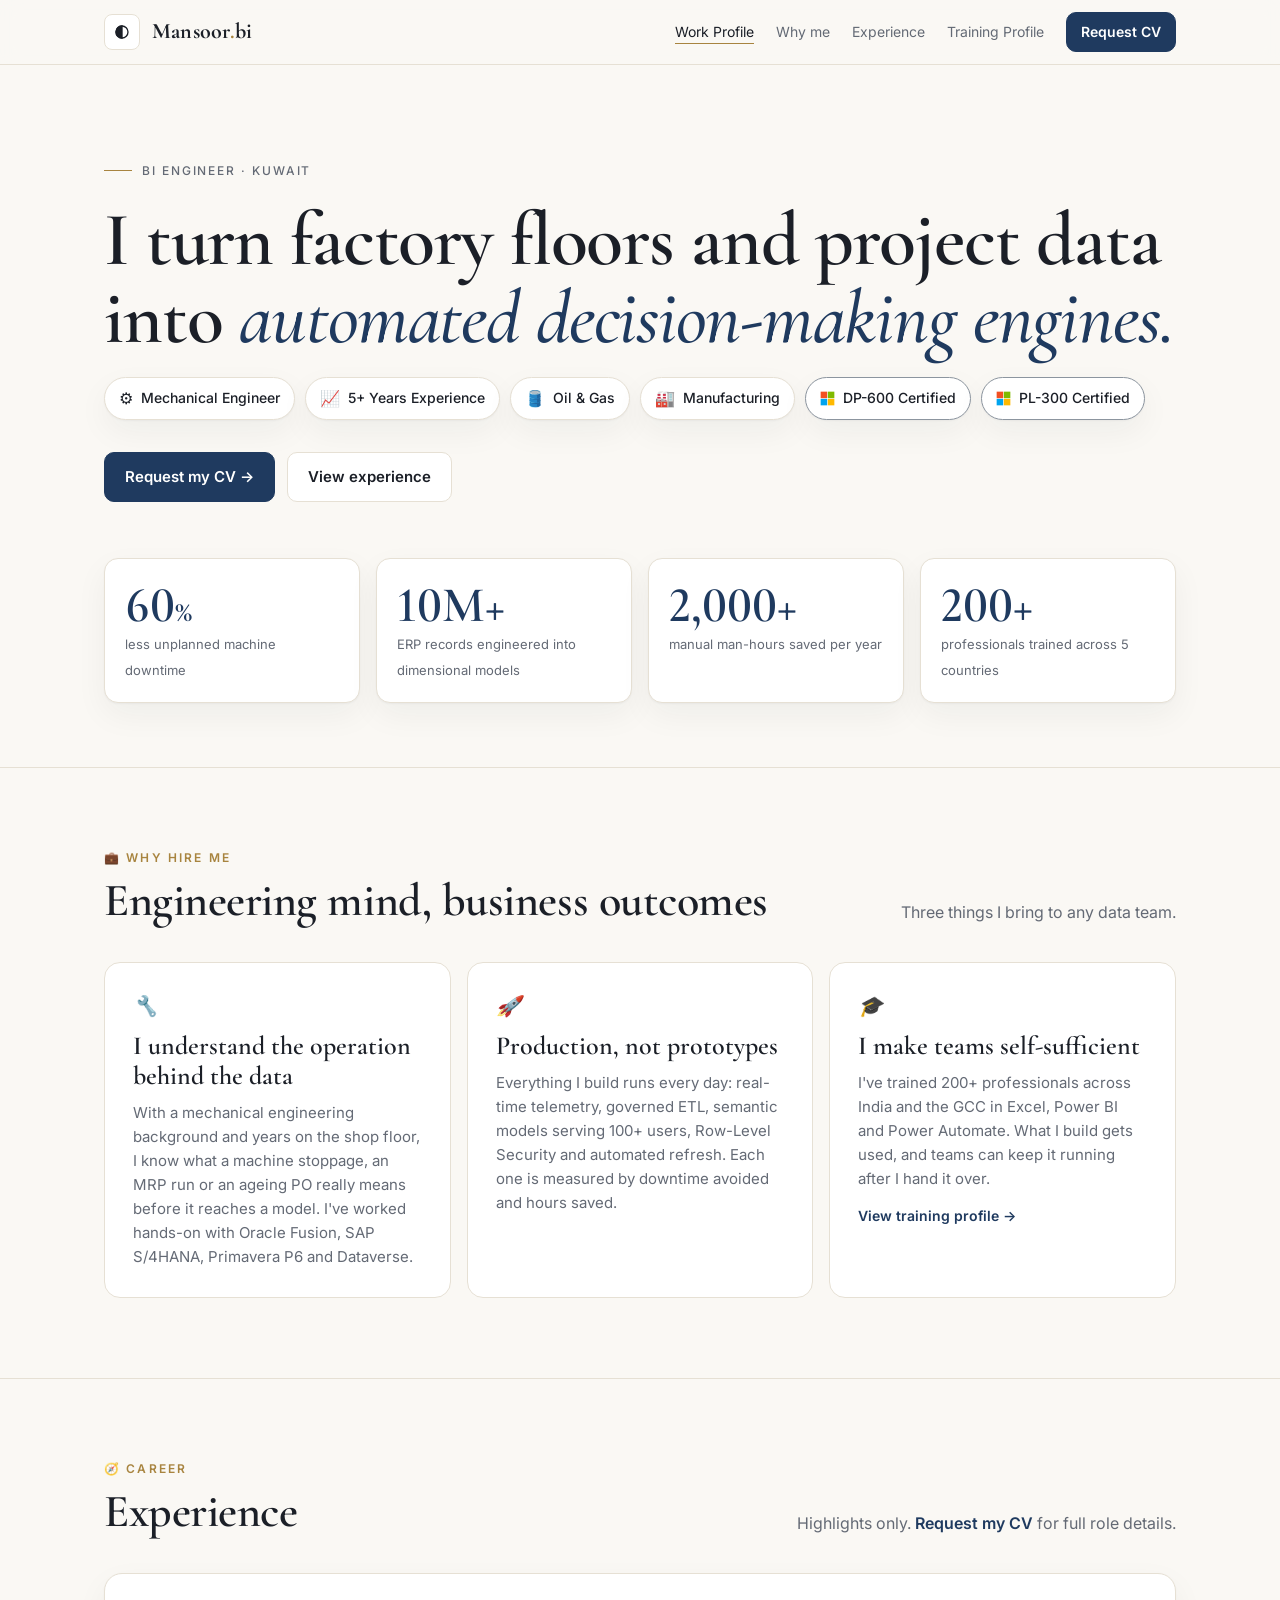
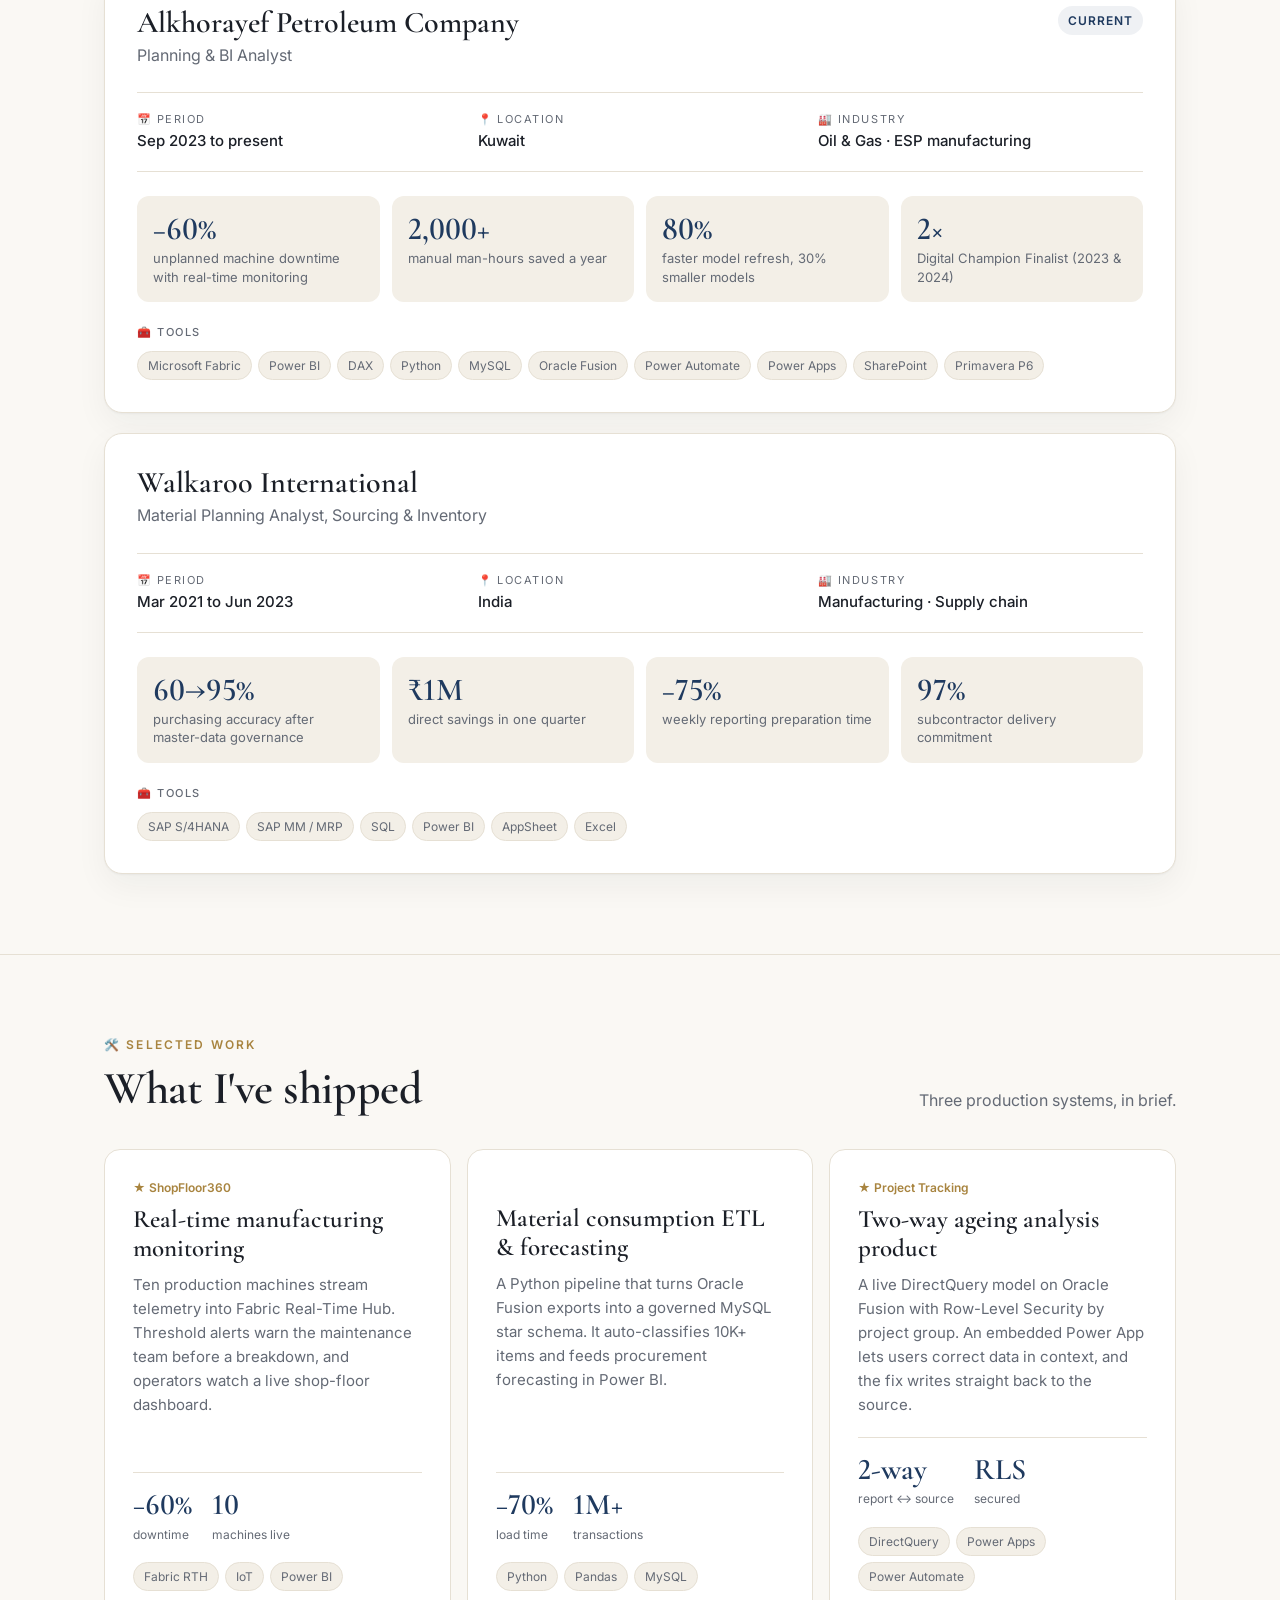
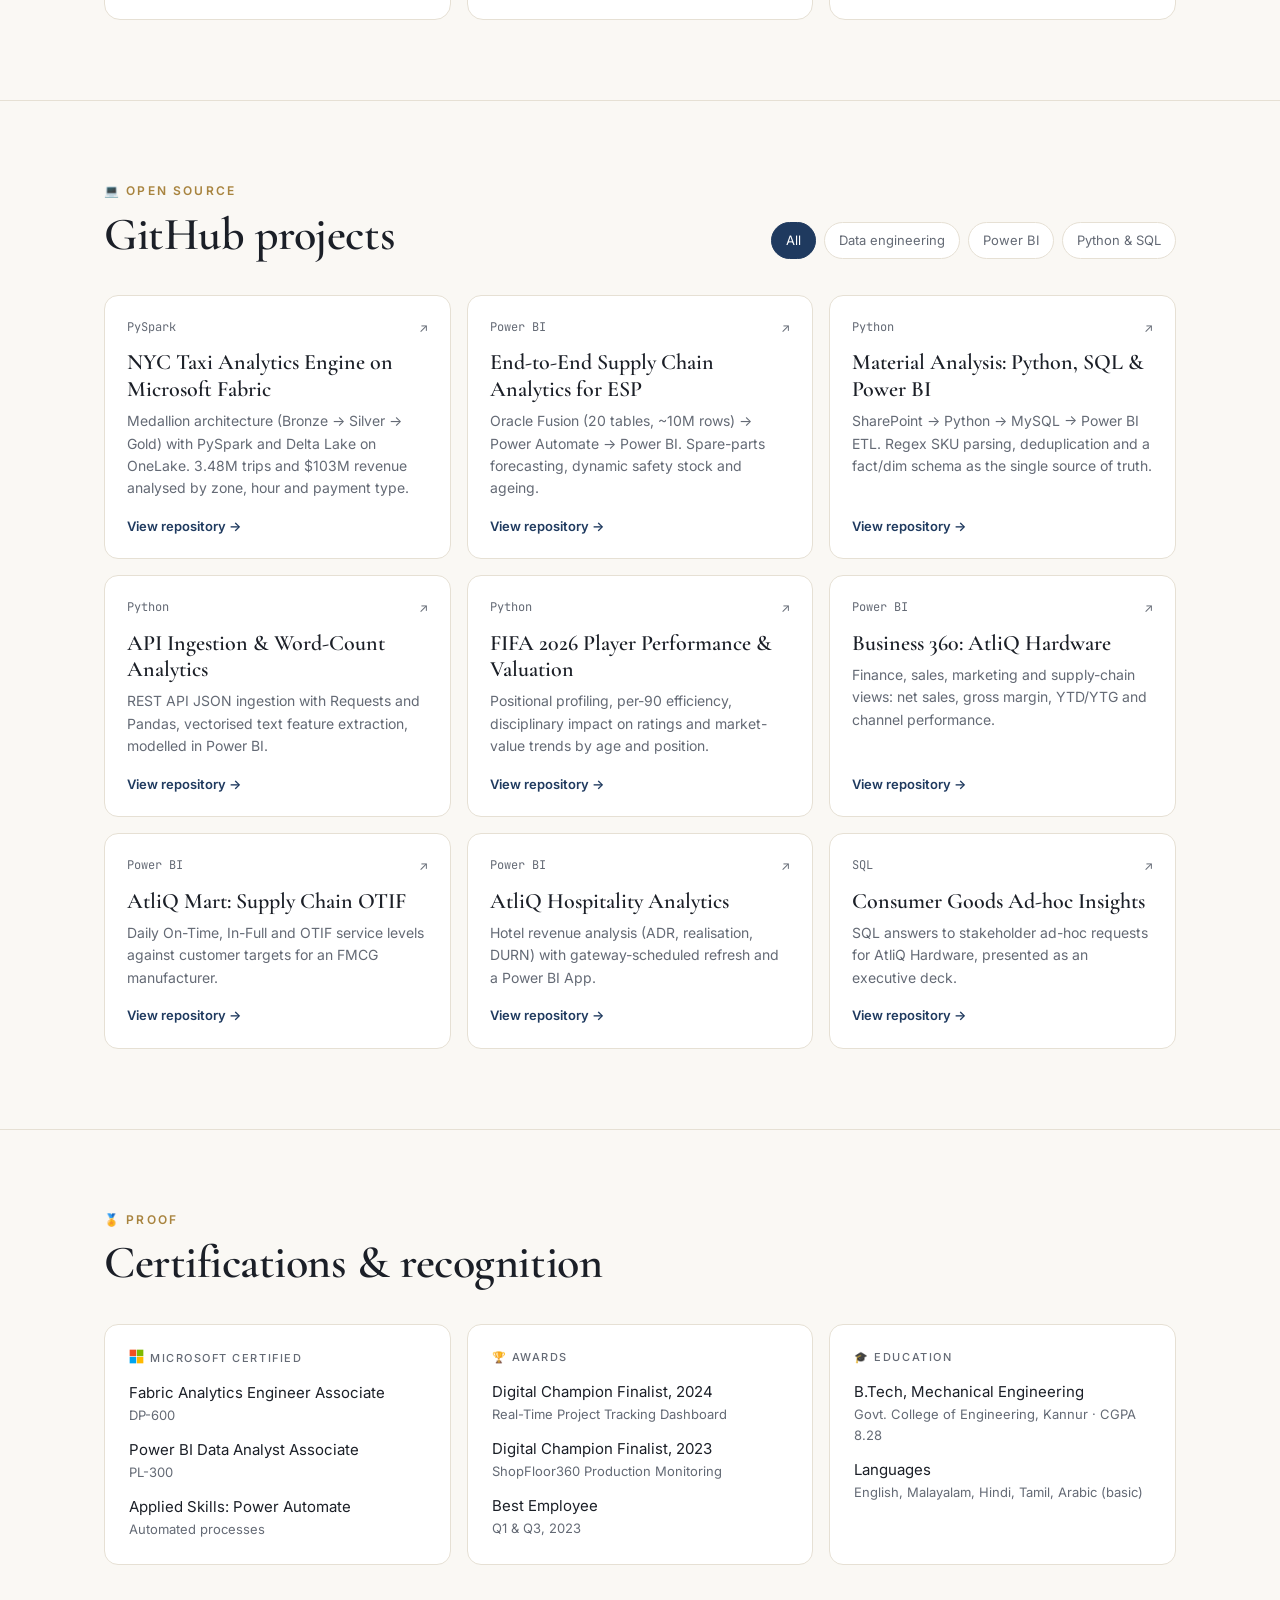
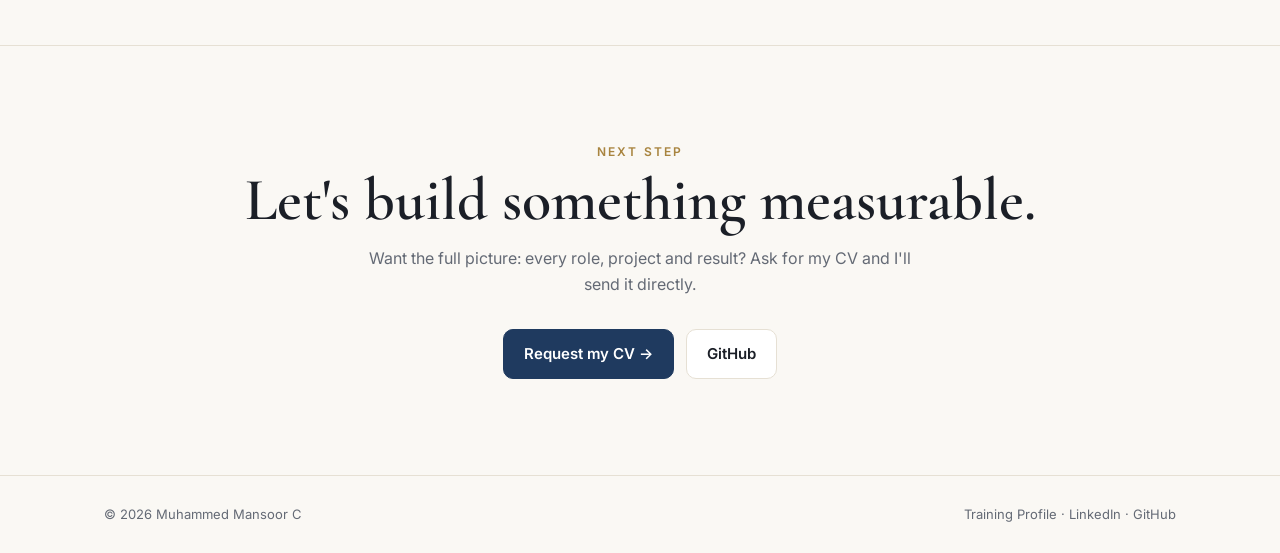
<file: index.html>
<!doctype html>
<html lang="en">
<head>
<meta charset="utf-8">
<meta name="viewport" content="width=device-width, initial-scale=1">
<title>Muhammed Mansoor C | BI Engineer</title>
<meta name="description" content="Planning & BI Analyst in Kuwait building real-time industrial analytics, data pipelines and Power BI data products for oil & gas and supply chain.">
<meta property="og:title" content="Muhammed Mansoor C | BI Engineer">
<meta property="og:description" content="Real-time industrial analytics, data pipelines and Power BI data products.">
<link rel="preconnect" href="https://fonts.googleapis.com">
<link rel="preconnect" href="https://fonts.gstatic.com" crossorigin>
<link href="https://fonts.googleapis.com/css2?family=Cormorant+Garamond:ital,wght@0,500;0,600;0,700;1,500;1,600&family=Inter:wght@400;500;600;700&family=JetBrains+Mono:wght@400;500&display=swap" rel="stylesheet">
<link rel="stylesheet" href="style.css">
</head>
<body>

<nav>
  <div class="wrap">
    <div class="brand">
      <button class="icon-btn" id="themeBtn" aria-label="Toggle day / night theme"><svg viewBox="0 0 24 24" fill="none" stroke="currentColor" stroke-width="2"><circle cx="12" cy="12" r="9"/><path d="M12 3a9 9 0 0 0 0 18z" fill="currentColor"/></svg></button>
      <a href="index.html" class="logo">Mansoor<span>.</span>bi</a>
    </div>
    <div class="links">
      <a href="index.html" aria-current="page" class="hide-sm">Work Profile</a>
      <a href="#why" class="hide-sm">Why me</a>
      <a href="#experience" class="hide-sm">Experience</a>
      <a href="training.html" class="hide-xs">Training Profile</a>
      <button class="btn primary btn-sm" data-contact="cv">Request CV</button>
    </div>
  </div>
</nav>

<header class="hero">
  <div class="wrap">
    <span class="eyebrow">BI Engineer · Kuwait</span>
    <h1>I turn factory floors and project data into <em>automated decision-making engines.</em></h1>
    <div class="creds-strip">
      <span class="chip"><span class="e">⚙️</span>Mechanical Engineer</span>
      <span class="chip"><span class="e">📈</span>5+ Years Experience</span>
      <span class="chip"><span class="e">🛢️</span>Oil &amp; Gas</span>
      <span class="chip"><span class="e">🏭</span>Manufacturing</span>
      <span class="chip cert"><svg class="ms" viewBox="0 0 23 23" aria-hidden="true"><path fill="#f25022" d="M1 1h10v10H1z"/><path fill="#7fba00" d="M12 1h10v10H12z"/><path fill="#00a4ef" d="M1 12h10v10H1z"/><path fill="#ffb900" d="M12 12h10v10H12z"/></svg>DP-600 Certified</span>
      <span class="chip cert"><svg class="ms" viewBox="0 0 23 23" aria-hidden="true"><path fill="#f25022" d="M1 1h10v10H1z"/><path fill="#7fba00" d="M12 1h10v10H12z"/><path fill="#00a4ef" d="M1 12h10v10H1z"/><path fill="#ffb900" d="M12 12h10v10H12z"/></svg>PL-300 Certified</span>
    </div>
    <div class="cta">
      <button class="btn primary" data-contact="cv">Request my CV →</button>
      <a class="btn" href="#experience">View experience</a>
    </div>

    <div class="kpis">
      <div class="kpi reveal"><b class="num" data-count="60">0<small>%</small></b><span>less unplanned machine downtime</span></div>
      <div class="kpi reveal"><b class="num" data-count="10" data-suffix="M+">0</b><span>ERP records engineered into dimensional models</span></div>
      <div class="kpi reveal"><b class="num" data-count="2000" data-suffix="+">0</b><span>manual man-hours saved per year</span></div>
      <div class="kpi reveal"><b class="num" data-count="200" data-suffix="+">0</b><span>professionals trained across 5 countries</span></div>
    </div>
  </div>
</header>

<section id="why">
  <div class="wrap">
    <div class="sec-head">
      <div><div class="label">💼 Why hire me</div><h2>Engineering mind, business outcomes</h2></div>
      <p>Three things I bring to any data team.</p>
    </div>
    <div class="pillars">
      <div class="pillar reveal"><span class="n">🔧</span><h3>I understand the operation behind the data</h3><p>With a mechanical engineering background and years on the shop floor, I know what a machine stoppage, an MRP run or an ageing PO really means before it reaches a model. I've worked hands-on with Oracle Fusion, SAP S/4HANA, Primavera P6 and Dataverse.</p></div>
      <div class="pillar reveal"><span class="n">🚀</span><h3>Production, not prototypes</h3><p>Everything I build runs every day: real-time telemetry, governed ETL, semantic models serving 100+ users, Row-Level Security and automated refresh. Each one is measured by downtime avoided and hours saved.</p></div>
      <div class="pillar reveal"><span class="n">🎓</span><h3>I make teams self-sufficient</h3><p>I've trained 200+ professionals across India and the GCC in Excel, Power BI and Power Automate. What I build gets used, and teams can keep it running after I hand it over.</p><a href="training.html">View training profile →</a></div>
    </div>
  </div>
</section>

<section id="experience">
  <div class="wrap">
    <div class="sec-head">
      <div><div class="label">🧭 Career</div><h2>Experience</h2></div>
      <p>Highlights only. <a href="#" data-contact="cv" style="color:var(--accent);font-weight:600">Request my CV</a> for full role details.</p>
    </div>
    <div class="jobs">
      <article class="job reveal">
        <div class="job-top">
          <div><h3>Alkhorayef Petroleum Company</h3><div class="role">Planning &amp; BI Analyst</div></div>
          <span class="now">Current</span>
        </div>
        <dl class="meta">
          <div><dt><span class="e">📅</span>Period</dt><dd>Sep 2023 to present</dd></div>
          <div><dt><span class="e">📍</span>Location</dt><dd>Kuwait</dd></div>
          <div><dt><span class="e">🏭</span>Industry</dt><dd>Oil &amp; Gas · ESP manufacturing</dd></div>
        </dl>
        <div class="wins">
          <div class="win"><b class="num">−60%</b><span>unplanned machine downtime with real-time monitoring</span></div>
          <div class="win"><b class="num">2,000+</b><span>manual man-hours saved a year</span></div>
          <div class="win"><b class="num">80%</b><span>faster model refresh, 30% smaller models</span></div>
          <div class="win"><b class="num">2×</b><span>Digital Champion Finalist (2023 &amp; 2024)</span></div>
        </div>
        <h4>🧰 Tools</h4>
        <div class="tags"><span class="tag">Microsoft Fabric</span><span class="tag">Power BI</span><span class="tag">DAX</span><span class="tag">Python</span><span class="tag">MySQL</span><span class="tag">Oracle Fusion</span><span class="tag">Power Automate</span><span class="tag">Power Apps</span><span class="tag">SharePoint</span><span class="tag">Primavera P6</span></div>
      </article>

      <article class="job reveal">
        <div class="job-top">
          <div><h3>Walkaroo International</h3><div class="role">Material Planning Analyst, Sourcing &amp; Inventory</div></div>
        </div>
        <dl class="meta">
          <div><dt><span class="e">📅</span>Period</dt><dd>Mar 2021 to Jun 2023</dd></div>
          <div><dt><span class="e">📍</span>Location</dt><dd>India</dd></div>
          <div><dt><span class="e">🏭</span>Industry</dt><dd>Manufacturing · Supply chain</dd></div>
        </dl>
        <div class="wins">
          <div class="win"><b class="num">60→95%</b><span>purchasing accuracy after master-data governance</span></div>
          <div class="win"><b class="num">₹1M</b><span>direct savings in one quarter</span></div>
          <div class="win"><b class="num">−75%</b><span>weekly reporting preparation time</span></div>
          <div class="win"><b class="num">97%</b><span>subcontractor delivery commitment</span></div>
        </div>
        <h4>🧰 Tools</h4>
        <div class="tags"><span class="tag">SAP S/4HANA</span><span class="tag">SAP MM / MRP</span><span class="tag">SQL</span><span class="tag">Power BI</span><span class="tag">AppSheet</span><span class="tag">Excel</span></div>
      </article>
    </div>
  </div>
</section>

<section id="work">
  <div class="wrap">
    <div class="sec-head">
      <div><div class="label">🛠️ Selected work</div><h2>What I've shipped</h2></div>
      <p>Three production systems, in brief.</p>
    </div>
    <div class="cases">
      <article class="case reveal">
        <div class="badge">★ ShopFloor360</div>
        <h3>Real-time manufacturing monitoring</h3>
        <p>Ten production machines stream telemetry into Fabric Real-Time Hub. Threshold alerts warn the maintenance team before a breakdown, and operators watch a live shop-floor dashboard.</p>
        <div class="res"><div><b class="num">−60%</b><span>downtime</span></div><div><b class="num">10</b><span>machines live</span></div></div>
        <div class="tags"><span class="tag">Fabric RTH</span><span class="tag">IoT</span><span class="tag">Power BI</span></div>
      </article>
      <article class="case reveal">
        <div class="badge"></div>
        <h3>Material consumption ETL &amp; forecasting</h3>
        <p>A Python pipeline that turns Oracle Fusion exports into a governed MySQL star schema. It auto-classifies 10K+ items and feeds procurement forecasting in Power BI.</p>
        <div class="res"><div><b class="num">−70%</b><span>load time</span></div><div><b class="num">1M+</b><span>transactions</span></div></div>
        <div class="tags"><span class="tag">Python</span><span class="tag">Pandas</span><span class="tag">MySQL</span></div>
      </article>
      <article class="case reveal">
        <div class="badge">★ Project Tracking</div>
        <h3>Two-way ageing analysis product</h3>
        <p>A live DirectQuery model on Oracle Fusion with Row-Level Security by project group. An embedded Power App lets users correct data in context, and the fix writes straight back to the source.</p>
        <div class="res"><div><b class="num">2-way</b><span>report ↔ source</span></div><div><b class="num">RLS</b><span>secured</span></div></div>
        <div class="tags"><span class="tag">DirectQuery</span><span class="tag">Power Apps</span><span class="tag">Power Automate</span></div>
      </article>
    </div>
  </div>
</section>

<section id="projects">
  <div class="wrap">
    <div class="sec-head">
      <div><div class="label">💻 Open source</div><h2>GitHub projects</h2></div>
      <div class="filters" role="group" aria-label="Filter projects">
        <button class="filter" data-f="all" aria-pressed="true">All</button>
        <button class="filter" data-f="eng" aria-pressed="false">Data engineering</button>
        <button class="filter" data-f="bi" aria-pressed="false">Power BI</button>
        <button class="filter" data-f="ds" aria-pressed="false">Python &amp; SQL</button>
      </div>
    </div>
    <div class="repos" id="repos"></div>
  </div>
</section>

<section id="credentials">
  <div class="wrap">
    <div class="sec-head"><div><div class="label">🏅 Proof</div><h2>Certifications &amp; recognition</h2></div></div>
    <div class="creds">
      <div class="cred reveal"><h4><svg class="ms" viewBox="0 0 23 23" aria-hidden="true"><path fill="#f25022" d="M1 1h10v10H1z"/><path fill="#7fba00" d="M12 1h10v10H12z"/><path fill="#00a4ef" d="M1 12h10v10H1z"/><path fill="#ffb900" d="M12 12h10v10H12z"/></svg>Microsoft certified</h4><ul>
        <li>Fabric Analytics Engineer Associate<small>DP-600</small></li>
        <li>Power BI Data Analyst Associate<small>PL-300</small></li>
        <li>Applied Skills: Power Automate<small>Automated processes</small></li>
      </ul></div>
      <div class="cred reveal"><h4>🏆 Awards</h4><ul>
        <li>Digital Champion Finalist, 2024<small>Real-Time Project Tracking Dashboard</small></li>
        <li>Digital Champion Finalist, 2023<small>ShopFloor360 Production Monitoring</small></li>
        <li>Best Employee<small>Q1 &amp; Q3, 2023</small></li>
      </ul></div>
      <div class="cred reveal"><h4>🎓 Education</h4><ul>
        <li>B.Tech, Mechanical Engineering<small>Govt. College of Engineering, Kannur · CGPA 8.28</small></li>
        <li>Languages<small>English, Malayalam, Hindi, Tamil, Arabic (basic)</small></li>
      </ul></div>
    </div>
  </div>
</section>

<section class="contact">
  <div class="wrap">
    <div class="label">Next step</div>
    <h2>Let's build something measurable.</h2>
    <p>Want the full picture: every role, project and result? Ask for my CV and I'll send it directly.</p>
    <div class="cta">
      <button class="btn primary" data-contact="cv">Request my CV →</button>
      <a class="btn" href="https://github.com/MuhammedMansoor" target="_blank" rel="noopener">GitHub</a>
    </div>
  </div>
</section>

<footer><div class="wrap"><span>© <span id="yr"></span> Muhammed Mansoor C</span><span><a href="training.html">Training Profile</a> · <a href="https://www.linkedin.com/in/muhammed-mansoor-c/" target="_blank" rel="noopener">LinkedIn</a> · <a href="https://github.com/MuhammedMansoor" target="_blank" rel="noopener">GitHub</a></span></div></footer>

<script src="main.js"></script>
</body>
</html>
</file>
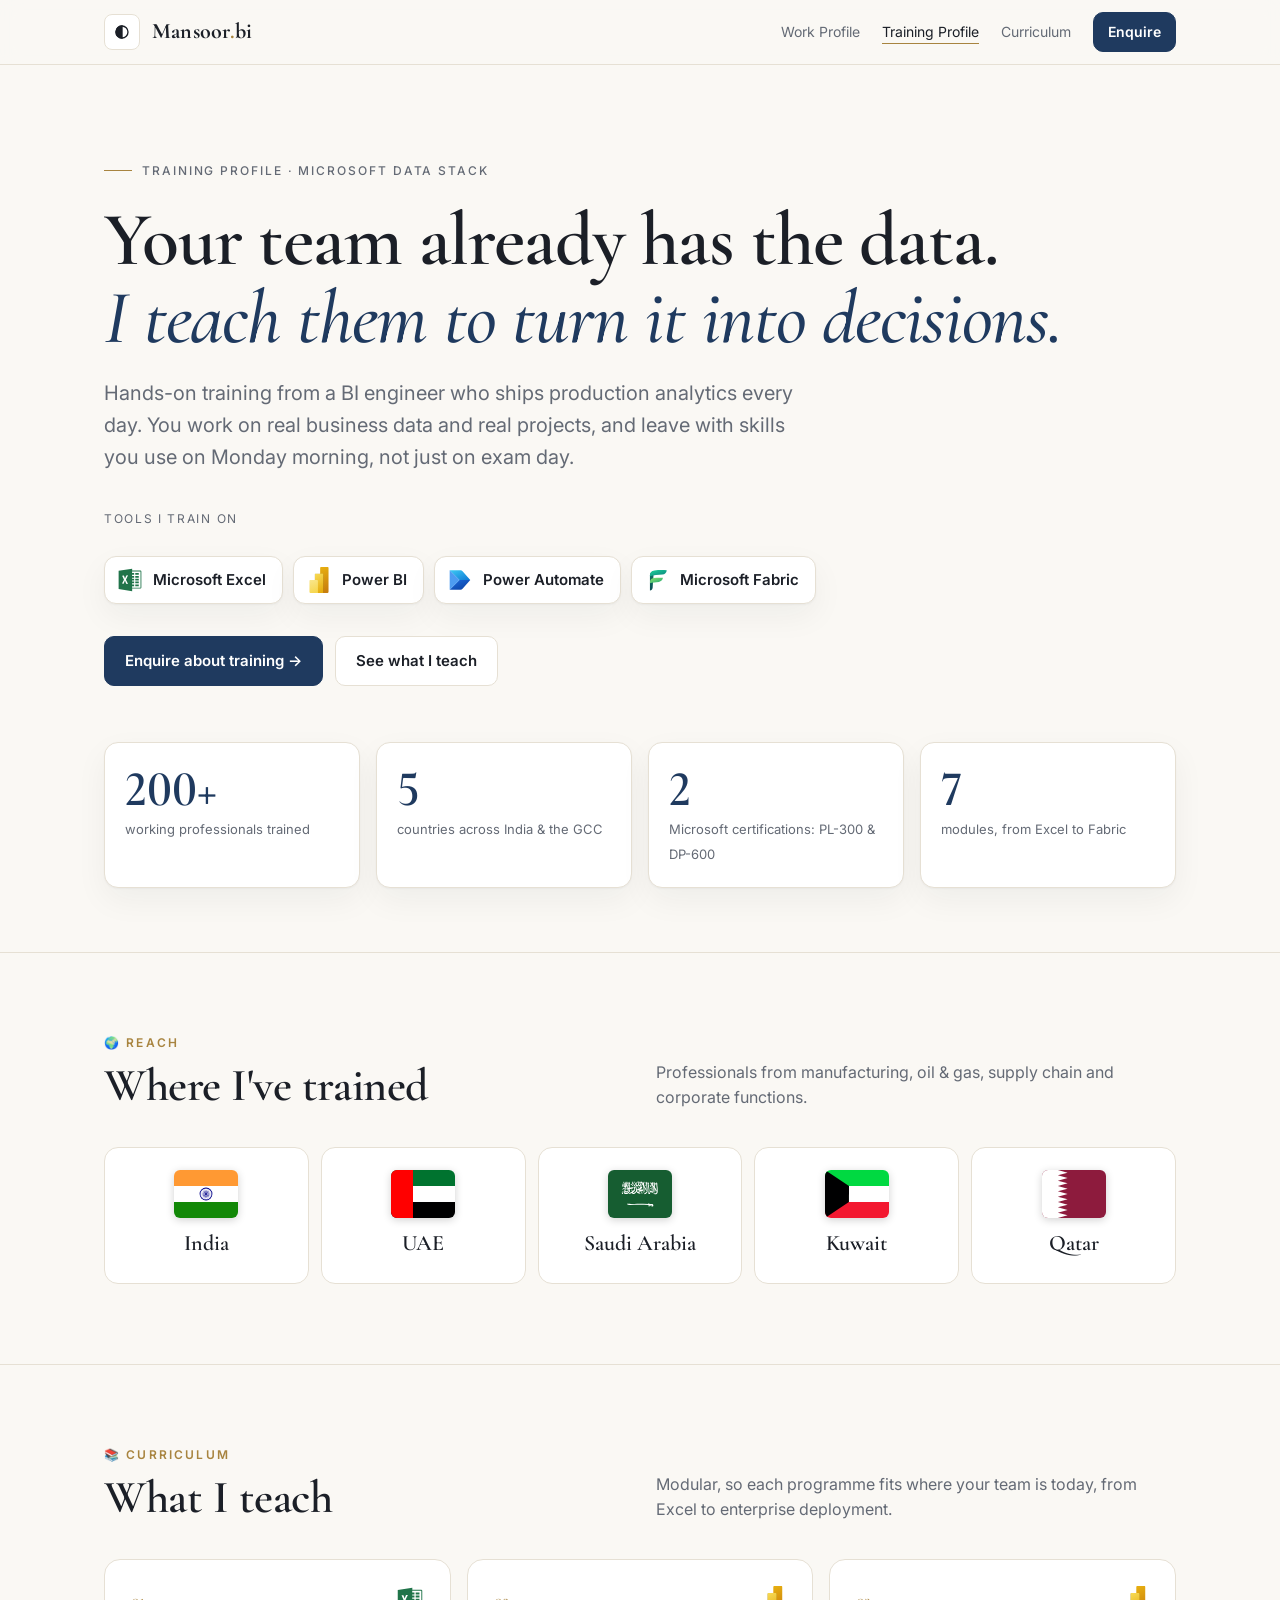
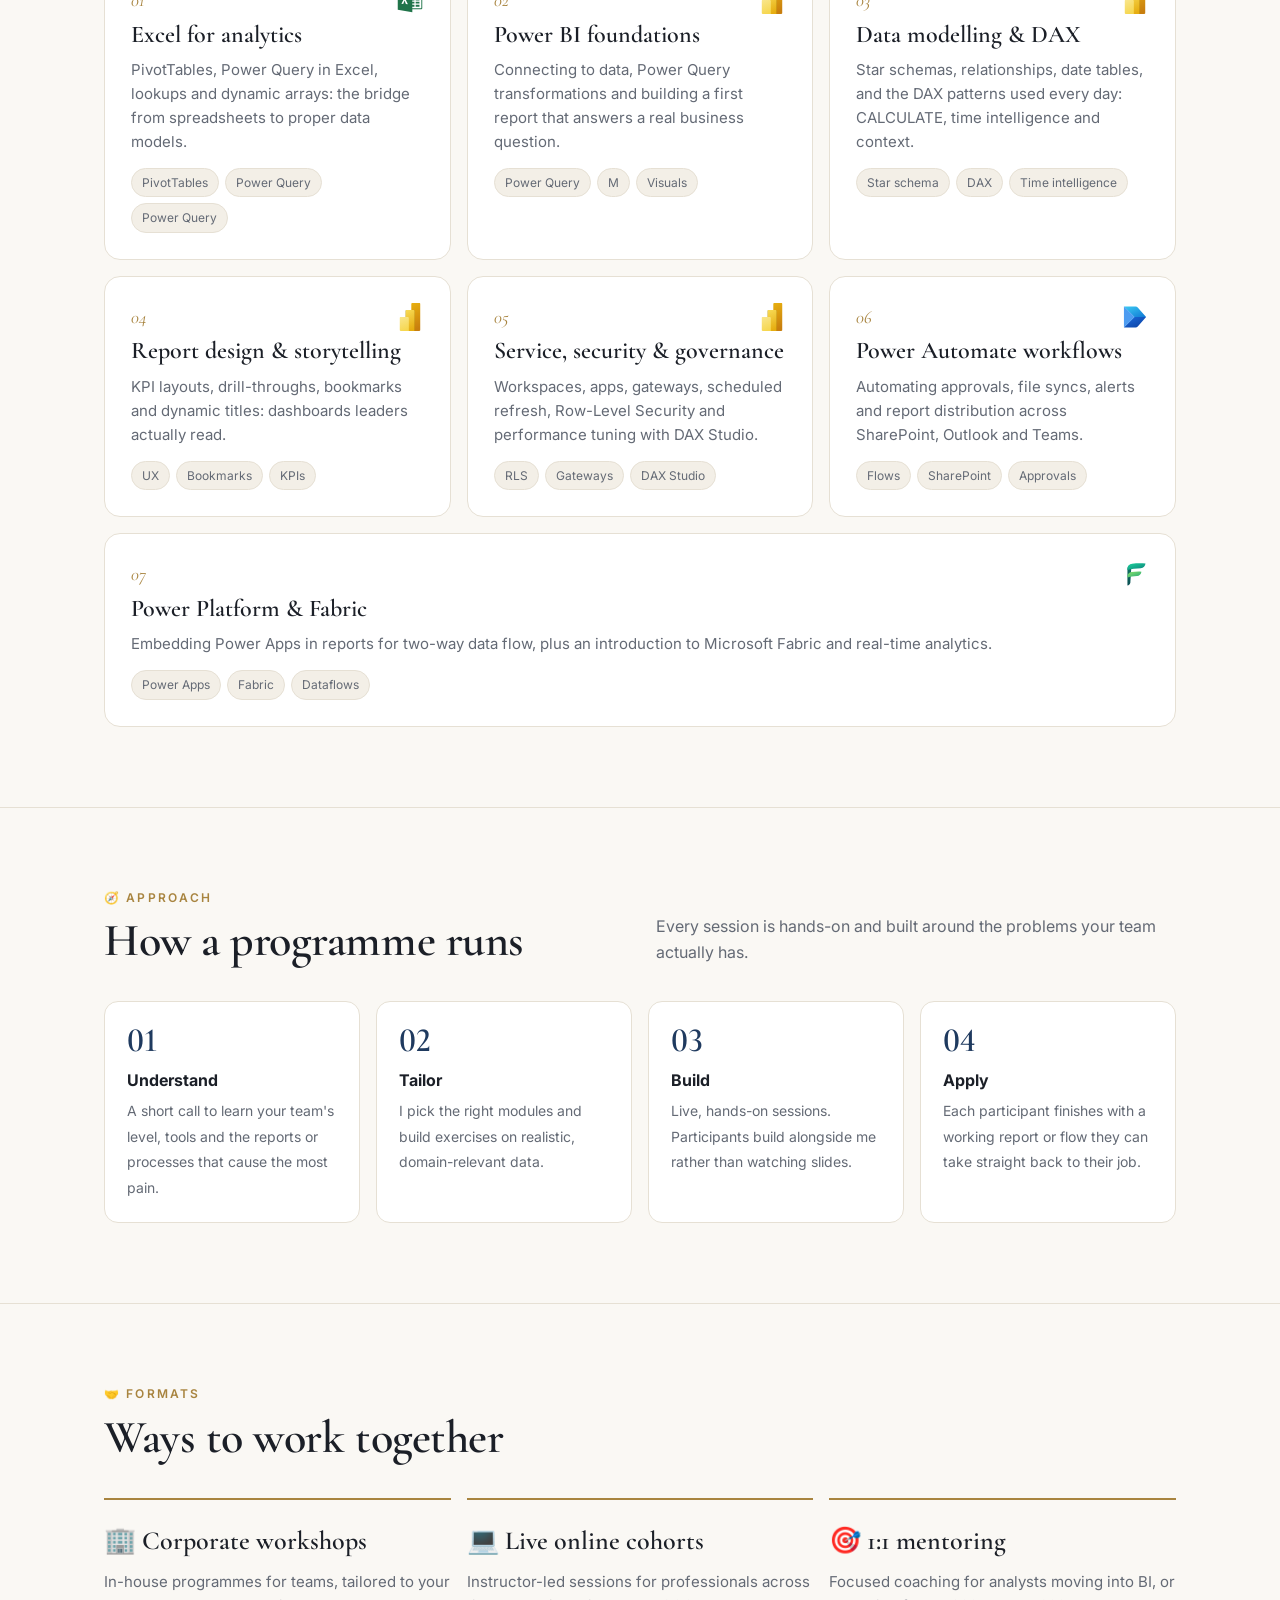
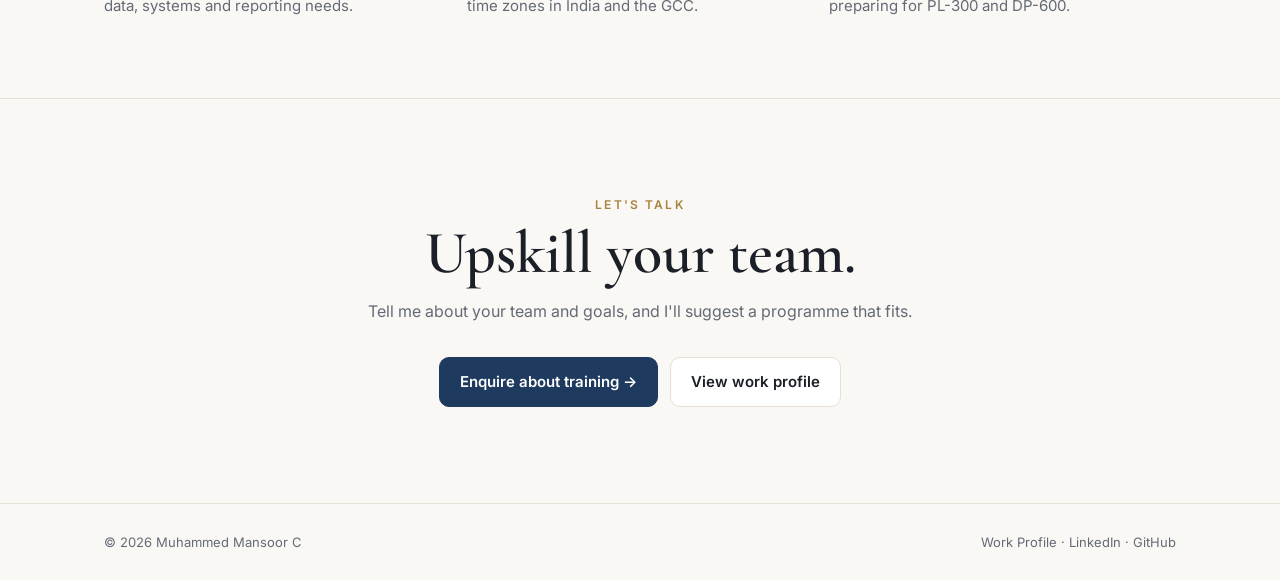
<file: training.html>
<!doctype html>
<html lang="en">
<head>
<meta charset="utf-8">
<meta name="viewport" content="width=device-width, initial-scale=1">
<title>Power BI Training | Muhammed Mansoor C</title>
<meta name="description" content="Hands-on Excel, Power BI, Power Automate and Microsoft Fabric training for working professionals. 200+ trained across India, UAE, Saudi Arabia, Kuwait and Qatar.">
<meta property="og:title" content="Power BI & Power Automate Training | Muhammed Mansoor C">
<meta property="og:description" content="200+ professionals trained across India and the GCC.">
<link rel="preconnect" href="https://fonts.googleapis.com">
<link rel="preconnect" href="https://fonts.gstatic.com" crossorigin>
<link href="https://fonts.googleapis.com/css2?family=Cormorant+Garamond:ital,wght@0,500;0,600;0,700;1,500;1,600&family=Inter:wght@400;500;600;700&family=JetBrains+Mono:wght@400;500&display=swap" rel="stylesheet">
<link rel="stylesheet" href="style.css">
</head>
<body>

<nav>
  <div class="wrap">
    <div class="brand">
      <button class="icon-btn" id="themeBtn" aria-label="Toggle day / night theme"><svg viewBox="0 0 24 24" fill="none" stroke="currentColor" stroke-width="2"><circle cx="12" cy="12" r="9"/><path d="M12 3a9 9 0 0 0 0 18z" fill="currentColor"/></svg></button>
      <a href="index.html" class="logo">Mansoor<span>.</span>bi</a>
    </div>
    <div class="links">
      <a href="index.html" class="hide-xs">Work Profile</a>
      <a href="training.html" aria-current="page" class="hide-sm">Training Profile</a>
      <a href="#curriculum" class="hide-sm">Curriculum</a>
      <button class="btn primary btn-sm" data-contact="training">Enquire</button>
    </div>
  </div>
</nav>

<header class="hero">
  <div class="wrap">
    <span class="eyebrow">Training Profile · Microsoft Data Stack</span>
    <h1>Your team already has the data.<br><em>I teach them to turn it into decisions.</em></h1>
    <p class="lede">Hands-on training from a BI engineer who ships production analytics every day. You work on real business data and real projects, and leave with skills you use on Monday morning, not just on exam day.</p>
    <div class="stack-label">Tools I train on</div>
    <div class="stack">
      <span class="stack-item"><img src="logos/excel.svg" alt="">Microsoft Excel</span>
      <span class="stack-item"><img src="logos/power-bi.svg" alt="">Power BI</span>
      <span class="stack-item"><img src="logos/power-automate.svg" alt="">Power Automate</span>
      <span class="stack-item"><img src="logos/fabric.svg" alt="">Microsoft Fabric</span>
    </div>
    <div class="cta">
      <button class="btn primary" data-contact="training">Enquire about training →</button>
      <a class="btn" href="#curriculum">See what I teach</a>
    </div>

    <div class="kpis">
      <div class="kpi reveal"><b class="num" data-count="200" data-suffix="+">0</b><span>working professionals trained</span></div>
      <div class="kpi reveal"><b class="num" data-count="5">0</b><span>countries across India &amp; the GCC</span></div>
      <div class="kpi reveal"><b class="num" data-count="2">0</b><span>Microsoft certifications: PL-300 &amp; DP-600</span></div>
      <div class="kpi reveal"><b class="num" data-count="7">0</b><span>modules, from Excel to Fabric</span></div>
    </div>
  </div>
</header>

<section id="reach">
  <div class="wrap">
    <div class="sec-head">
      <div><div class="label">🌍 Reach</div><h2>Where I've trained</h2></div>
      <p>Professionals from manufacturing, oil &amp; gas, supply chain and corporate functions.</p>
    </div>
    <div class="countries">
      <div class="country reveal"><img class="flag" src="flags/in.svg" alt="Flag of India" width="64" height="48" loading="lazy"><b>India</b></div>
      <div class="country reveal"><img class="flag" src="flags/ae.svg" alt="Flag of UAE" width="64" height="48" loading="lazy"><b>UAE</b></div>
      <div class="country reveal"><img class="flag" src="flags/sa.svg" alt="Flag of Saudi Arabia" width="64" height="48" loading="lazy"><b>Saudi Arabia</b></div>
      <div class="country reveal"><img class="flag" src="flags/kw.svg" alt="Flag of Kuwait" width="64" height="48" loading="lazy"><b>Kuwait</b></div>
      <div class="country reveal"><img class="flag" src="flags/qa.svg" alt="Flag of Qatar" width="64" height="48" loading="lazy"><b>Qatar</b></div>
    </div>
  </div>
</section>

<section id="curriculum">
  <div class="wrap">
    <div class="sec-head">
      <div><div class="label">📚 Curriculum</div><h2>What I teach</h2></div>
      <p>Modular, so each programme fits where your team is today, from Excel to enterprise deployment.</p>
    </div>
    <div class="modules">
      <div class="module reveal"><div class="mh"><span class="n">01</span><img src="logos/excel.svg" alt=""></div><h3>Excel for analytics</h3><p>PivotTables, Power Query in Excel, lookups and dynamic arrays: the bridge from spreadsheets to proper data models.</p><div class="tags"><span class="tag">PivotTables</span><span class="tag">Power Query</span><span class="tag">Power Query</span></div></div>
      <div class="module reveal"><div class="mh"><span class="n">02</span><img src="logos/power-bi.svg" alt=""></div><h3>Power BI foundations</h3><p>Connecting to data, Power Query transformations and building a first report that answers a real business question.</p><div class="tags"><span class="tag">Power Query</span><span class="tag">M</span><span class="tag">Visuals</span></div></div>
      <div class="module reveal"><div class="mh"><span class="n">03</span><img src="logos/power-bi.svg" alt=""></div><h3>Data modelling &amp; DAX</h3><p>Star schemas, relationships, date tables, and the DAX patterns used every day: CALCULATE, time intelligence and context.</p><div class="tags"><span class="tag">Star schema</span><span class="tag">DAX</span><span class="tag">Time intelligence</span></div></div>
      <div class="module reveal"><div class="mh"><span class="n">04</span><img src="logos/power-bi.svg" alt=""></div><h3>Report design &amp; storytelling</h3><p>KPI layouts, drill-throughs, bookmarks and dynamic titles: dashboards leaders actually read.</p><div class="tags"><span class="tag">UX</span><span class="tag">Bookmarks</span><span class="tag">KPIs</span></div></div>
      <div class="module reveal"><div class="mh"><span class="n">05</span><img src="logos/power-bi.svg" alt=""></div><h3>Service, security &amp; governance</h3><p>Workspaces, apps, gateways, scheduled refresh, Row-Level Security and performance tuning with DAX Studio.</p><div class="tags"><span class="tag">RLS</span><span class="tag">Gateways</span><span class="tag">DAX Studio</span></div></div>
      <div class="module reveal"><div class="mh"><span class="n">06</span><img src="logos/power-automate.svg" alt=""></div><h3>Power Automate workflows</h3><p>Automating approvals, file syncs, alerts and report distribution across SharePoint, Outlook and Teams.</p><div class="tags"><span class="tag">Flows</span><span class="tag">SharePoint</span><span class="tag">Approvals</span></div></div>
      <div class="module reveal"><div class="mh"><span class="n">07</span><img src="logos/fabric.svg" alt=""></div><h3>Power Platform &amp; Fabric</h3><p>Embedding Power Apps in reports for two-way data flow, plus an introduction to Microsoft Fabric and real-time analytics.</p><div class="tags"><span class="tag">Power Apps</span><span class="tag">Fabric</span><span class="tag">Dataflows</span></div></div>
    </div>
  </div>
</section>

<section id="approach">
  <div class="wrap">
    <div class="sec-head">
      <div><div class="label">🧭 Approach</div><h2>How a programme runs</h2></div>
      <p>Every session is hands-on and built around the problems your team actually has.</p>
    </div>
    <ol class="steps">
      <li class="reveal"><b>Understand</b><span>A short call to learn your team's level, tools and the reports or processes that cause the most pain.</span></li>
      <li class="reveal"><b>Tailor</b><span>I pick the right modules and build exercises on realistic, domain-relevant data.</span></li>
      <li class="reveal"><b>Build</b><span>Live, hands-on sessions. Participants build alongside me rather than watching slides.</span></li>
      <li class="reveal"><b>Apply</b><span>Each participant finishes with a working report or flow they can take straight back to their job.</span></li>
    </ol>
  </div>
</section>

<section id="formats">
  <div class="wrap">
    <div class="sec-head"><div><div class="label">🤝 Formats</div><h2>Ways to work together</h2></div></div>
    <div class="formats">
      <div class="format reveal"><h3>🏢 Corporate workshops</h3><p>In-house programmes for teams, tailored to your data, systems and reporting needs.</p></div>
      <div class="format reveal"><h3>💻 Live online cohorts</h3><p>Instructor-led sessions for professionals across time zones in India and the GCC.</p></div>
      <div class="format reveal"><h3>🎯 1:1 mentoring</h3><p>Focused coaching for analysts moving into BI, or preparing for PL-300 and DP-600.</p></div>
    </div>
  </div>
</section>

<section class="contact">
  <div class="wrap">
    <div class="label">Let's talk</div>
    <h2>Upskill your team.</h2>
    <p>Tell me about your team and goals, and I'll suggest a programme that fits.</p>
    <div class="cta">
      <button class="btn primary" data-contact="training">Enquire about training →</button>
      <a class="btn" href="index.html">View work profile</a>
    </div>
  </div>
</section>

<footer><div class="wrap"><span>© <span id="yr"></span> Muhammed Mansoor C</span><span><a href="index.html">Work Profile</a> · <a href="https://www.linkedin.com/in/muhammed-mansoor-c/" target="_blank" rel="noopener">LinkedIn</a> · <a href="https://github.com/MuhammedMansoor" target="_blank" rel="noopener">GitHub</a></span></div></footer>

<script src="main.js"></script>
</body>
</html>
</file>
<file: style.css>
:root{
  --bg:#faf8f4; --surface:#ffffff; --surface-2:#f3efe7; --border:#e6e0d4;
  --text:#1b1f27; --muted:#646a75; --accent:#1f3a5f; --accent-2:#a8843f;
  --accent-soft:rgba(31,58,95,.07); --on-accent:#ffffff;
  --shadow:0 1px 2px rgba(27,31,39,.04),0 12px 32px rgba(27,31,39,.05);
  --serif:"Cormorant Garamond",Georgia,"Times New Roman",serif;
}
@media (prefers-color-scheme: dark){
  :root:not([data-theme="light"]){
    --bg:#0a1020; --surface:#111a2c; --surface-2:#17223a; --border:#24314d;
    --text:#e7ecf5; --muted:#9aa6bd; --accent:#7fb2ff; --accent-2:#e3b778;
    --accent-soft:rgba(127,178,255,.12); --on-accent:#0a1020;
    --shadow:0 1px 2px rgba(0,0,0,.3),0 12px 32px rgba(0,0,0,.28);
  }
}
:root[data-theme="dark"]{
  --bg:#0a1020; --surface:#111a2c; --surface-2:#17223a; --border:#24314d;
  --text:#e7ecf5; --muted:#9aa6bd; --accent:#7fb2ff; --accent-2:#e3b778;
  --accent-soft:rgba(127,178,255,.12); --on-accent:#0a1020;
  --shadow:0 1px 2px rgba(0,0,0,.3),0 12px 32px rgba(0,0,0,.28);
}
*{box-sizing:border-box;margin:0;padding:0}
html{scroll-behavior:smooth}
body{background:var(--bg);color:var(--text);font:16px/1.6 Inter,system-ui,-apple-system,Segoe UI,sans-serif;-webkit-font-smoothing:antialiased}
a{color:inherit;text-decoration:none}
button{font:inherit;cursor:pointer}
.mono{font-family:"JetBrains Mono",ui-monospace,monospace}
.wrap{max-width:1120px;margin:0 auto;padding:0 24px}
@media(max-width:600px){.wrap{padding:0 16px}}
h1,h2,h3,.serif,.logo{font-family:var(--serif)}
.num{font-family:var(--serif);font-variant-numeric:lining-nums;font-weight:600;color:var(--accent);line-height:1.05}

/* nav */
nav{position:sticky;top:0;z-index:50;background:color-mix(in srgb,var(--bg) 85%,transparent);backdrop-filter:blur(10px);border-bottom:1px solid var(--border)}
nav .wrap{display:flex;align-items:center;justify-content:space-between;height:64px;gap:16px}
.brand{display:flex;align-items:center;gap:12px}
.logo{font-weight:700;font-size:22px;letter-spacing:.01em;white-space:nowrap}
.logo span{color:var(--accent-2)}
.links{display:flex;gap:22px;align-items:center;font-size:14px;color:var(--muted)}
.links a:hover,.links a[aria-current="page"]{color:var(--text)}
.links a[aria-current="page"]{text-decoration:underline;text-decoration-color:var(--accent-2);text-underline-offset:6px}
.icon-btn{background:var(--surface);border:1px solid var(--border);color:var(--text);border-radius:8px;width:36px;height:36px;display:grid;place-items:center}
.icon-btn svg{width:16px;height:16px}
.btn-sm{padding:8px 14px!important;font-size:14px!important}
@media(max-width:820px){.links .hide-sm{display:none}}
@media(max-width:520px){.links .hide-xs{display:none}}
@media(max-width:420px){.links{gap:10px}.brand{gap:8px}.logo{font-size:19px}}

/* buttons */
.cta{display:flex;gap:12px;flex-wrap:wrap;margin-top:32px}
.btn{display:inline-flex;align-items:center;gap:8px;padding:12px 20px;border-radius:10px;font-weight:600;font-size:15px;border:1px solid var(--border);background:var(--surface);color:var(--text);transition:transform .15s,border-color .15s}
.btn:hover{transform:translateY(-1px);border-color:var(--accent)}
.btn.primary{background:var(--accent);border-color:var(--accent);color:var(--on-accent)}
.btn svg{width:18px;height:18px;flex:none}

/* hero */
.hero{padding:88px 0 64px}
.eyebrow{display:inline-flex;align-items:center;gap:10px;font-size:12px;letter-spacing:.16em;text-transform:uppercase;color:var(--muted);font-weight:500}
.eyebrow::before{content:"";width:28px;height:1px;background:var(--accent-2)}
h1{font-size:clamp(42px,7vw,76px);line-height:1.02;letter-spacing:-.015em;font-weight:600;margin:22px 0 20px}
h1 em{font-style:italic;color:var(--accent);font-weight:500}
.creds-strip{display:flex;flex-wrap:wrap;gap:10px;margin-top:4px}
.chip{display:inline-flex;align-items:center;gap:8px;padding:9px 14px;border-radius:999px;background:var(--surface);border:1px solid var(--border);font-size:14px;font-weight:500;box-shadow:var(--shadow)}
.chip .e{font-size:16px;line-height:1}
.chip.cert{border-color:color-mix(in srgb,var(--accent) 45%,var(--border))}
.ms{width:15px;height:15px;flex:none}
.stack{display:flex;flex-wrap:wrap;gap:10px;margin-top:28px}
.stack-item{display:inline-flex;align-items:center;gap:10px;padding:10px 16px 10px 12px;border-radius:12px;background:var(--surface);border:1px solid var(--border);box-shadow:var(--shadow);font-weight:600;font-size:15px}
.stack-item img{width:26px;height:26px;flex:none}
.stack-label{font-size:12px;letter-spacing:.14em;text-transform:uppercase;color:var(--muted);margin-top:36px}
.module .mh{display:flex;align-items:center;justify-content:space-between}
.module .mh img{width:28px;height:28px}
@media(min-width:961px){.module:last-child:nth-child(3n+1){grid-column:1/-1}}
.lede{font-size:clamp(17px,2vw,20px);color:var(--muted);max-width:720px}

.kpis{display:grid;grid-template-columns:repeat(4,1fr);gap:16px;margin-top:56px}
@media(max-width:800px){.kpis{grid-template-columns:repeat(2,1fr)}}
.kpi{background:var(--surface);border:1px solid var(--border);border-radius:14px;padding:20px;box-shadow:var(--shadow)}
.kpi b{display:block;font-size:clamp(36px,5vw,50px)}
.kpi b small{font-size:.6em}
.kpi span{font-size:13px;color:var(--muted)}

/* sections */
section{padding:80px 0;border-top:1px solid var(--border)}
.sec-head{display:flex;align-items:end;justify-content:space-between;gap:16px;margin-bottom:36px;flex-wrap:wrap}
.sec-head h2{font-size:clamp(32px,4.5vw,46px);letter-spacing:-.01em;font-weight:600;line-height:1.1}
.sec-head p{color:var(--muted);max-width:520px}
.label{font-size:12px;letter-spacing:.18em;text-transform:uppercase;color:var(--accent-2);font-weight:600;margin-bottom:8px}
.tags{display:flex;flex-wrap:wrap;gap:6px}
.tag{font-size:12px;padding:4px 10px;border-radius:999px;background:var(--surface-2);color:var(--muted);border:1px solid var(--border)}

/* pillars */
.pillars{display:grid;grid-template-columns:repeat(3,1fr);gap:16px}
@media(max-width:860px){.pillars{grid-template-columns:1fr}}
.pillar{background:var(--surface);border:1px solid var(--border);border-radius:16px;padding:28px}
.pillar .n{font-family:var(--serif);font-style:italic;color:var(--accent-2);font-size:20px}
.pillar h3{font-size:26px;font-weight:600;line-height:1.15;margin:8px 0 10px}
.pillar p{color:var(--muted);font-size:15px}
.pillar a{display:inline-block;margin-top:14px;font-size:14px;font-weight:600;color:var(--accent)}

/* experience */
.jobs{display:grid;gap:20px}
.job{background:var(--surface);border:1px solid var(--border);border-radius:18px;padding:32px;box-shadow:var(--shadow)}
@media(max-width:600px){.job{padding:22px}}
.job-top{display:flex;justify-content:space-between;align-items:start;gap:12px;flex-wrap:wrap}
.job h3{font-size:30px;font-weight:600;line-height:1.1}
.job .role{color:var(--muted);margin-top:4px}
.now{font-size:12px;font-weight:600;letter-spacing:.08em;text-transform:uppercase;color:var(--accent);background:var(--accent-soft);padding:5px 10px;border-radius:999px}
.meta{display:grid;grid-template-columns:repeat(3,1fr);gap:16px;margin:24px 0;padding:18px 0;border-top:1px solid var(--border);border-bottom:1px solid var(--border)}
@media(max-width:700px){.meta{grid-template-columns:1fr;gap:10px}}
.meta dt{font-size:11px;letter-spacing:.14em;text-transform:uppercase;color:var(--muted)}
.meta dd{font-weight:500;font-size:15px}
.meta dt .e{margin-right:4px}
.wins{display:grid;grid-template-columns:repeat(4,1fr);gap:12px;margin-bottom:22px}
@media(max-width:860px){.wins{grid-template-columns:repeat(2,1fr)}}
.win{background:var(--surface-2);border-radius:12px;padding:16px}
.win b{display:block;font-size:32px}
.win span{font-size:13px;color:var(--muted);line-height:1.4;display:block;margin-top:4px}
.job h4{font-size:11px;letter-spacing:.14em;text-transform:uppercase;color:var(--muted);font-weight:500;margin-bottom:10px}

/* case studies */
.cases{display:grid;grid-template-columns:repeat(3,1fr);gap:16px}
@media(max-width:960px){.cases{grid-template-columns:1fr}}
.case{display:flex;flex-direction:column;background:var(--surface);border:1px solid var(--border);border-radius:16px;padding:28px}
.case .badge{font-size:12px;font-weight:600;color:var(--accent-2);margin-bottom:8px;min-height:18px}
.case h3{font-size:25px;font-weight:600;line-height:1.15;margin-bottom:10px}
.case p{color:var(--muted);font-size:15px;flex:1}
.case .res{display:flex;gap:20px;margin:20px 0 16px;padding-top:16px;border-top:1px solid var(--border)}
.case .res b{display:block;font-size:30px}
.case .res span{font-size:12px;color:var(--muted)}

/* repos */
.filters{display:flex;gap:8px;flex-wrap:wrap}
.filter{font-size:13px;padding:7px 14px;border-radius:999px;border:1px solid var(--border);background:var(--surface);color:var(--muted)}
.filter[aria-pressed="true"]{background:var(--accent);color:var(--on-accent);border-color:var(--accent)}
.repos{display:grid;grid-template-columns:repeat(3,1fr);gap:16px}
@media(max-width:960px){.repos{grid-template-columns:repeat(2,1fr)}}
@media(max-width:620px){.repos{grid-template-columns:1fr}}
.repo{display:flex;flex-direction:column;background:var(--surface);border:1px solid var(--border);border-radius:14px;padding:22px;transition:transform .15s,border-color .15s,box-shadow .15s}
.repo:hover{transform:translateY(-3px);border-color:var(--accent);box-shadow:var(--shadow)}
.repo .top{display:flex;justify-content:space-between;margin-bottom:12px;font-size:12px;color:var(--muted)}
.repo h4{font-family:var(--serif);font-size:22px;font-weight:600;line-height:1.2;margin-bottom:8px}
.repo p{font-size:14px;color:var(--muted);flex:1}
.repo .go{margin-top:16px;font-size:13px;font-weight:600;color:var(--accent)}
.repo[hidden]{display:none}

/* creds */
.creds{display:grid;grid-template-columns:repeat(3,1fr);gap:16px}
@media(max-width:860px){.creds{grid-template-columns:1fr}}
.cred{background:var(--surface);border:1px solid var(--border);border-radius:14px;padding:24px}
.cred h4{font-size:11px;text-transform:uppercase;letter-spacing:.14em;color:var(--muted);margin-bottom:14px;font-weight:500}
.cred ul{list-style:none;display:grid;gap:12px;font-size:15px}
.cred h4 .ms{vertical-align:-2px;margin-right:6px}
.cred li small{display:block;color:var(--muted);font-size:13px}

/* training page */
.modules{display:grid;grid-template-columns:repeat(3,1fr);gap:16px}
@media(max-width:960px){.modules{grid-template-columns:repeat(2,1fr)}}
@media(max-width:620px){.modules{grid-template-columns:1fr}}
.module{background:var(--surface);border:1px solid var(--border);border-radius:16px;padding:26px}
.module .n{font-family:var(--serif);font-style:italic;color:var(--accent-2);font-size:18px}
.module h3{font-size:24px;font-weight:600;line-height:1.15;margin:6px 0 10px}
.module p{color:var(--muted);font-size:15px;margin-bottom:14px}
.countries{display:grid;grid-template-columns:repeat(5,1fr);gap:12px}
@media(max-width:760px){.countries{grid-template-columns:repeat(2,1fr)}}
.country{background:var(--surface);border:1px solid var(--border);border-radius:14px;padding:22px;text-align:center}
.country .flag{width:64px;height:48px;border-radius:6px;object-fit:cover;box-shadow:0 2px 8px rgba(0,0,0,.18);display:block;margin:0 auto}
.country b{display:block;font-family:var(--serif);font-size:22px;font-weight:600;margin-top:8px}
.formats{display:grid;grid-template-columns:repeat(3,1fr);gap:16px}
@media(max-width:860px){.formats{grid-template-columns:1fr}}
.format{border-top:2px solid var(--accent-2);padding-top:20px}
.format h3{font-size:26px;font-weight:600;margin-bottom:8px}
.format p{color:var(--muted);font-size:15px}
.steps{list-style:none;display:grid;grid-template-columns:repeat(4,1fr);gap:16px;counter-reset:s}
@media(max-width:860px){.steps{grid-template-columns:1fr 1fr}}
@media(max-width:520px){.steps{grid-template-columns:1fr}}
.steps li{counter-increment:s;background:var(--surface);border:1px solid var(--border);border-radius:14px;padding:22px}
.steps li::before{content:"0" counter(s);display:block;font-family:var(--serif);font-size:34px;font-weight:600;color:var(--accent);font-variant-numeric:lining-nums;line-height:1;margin-bottom:10px}
.steps b{display:block;margin-bottom:4px}
.steps span{color:var(--muted);font-size:14px}

/* contact */
.contact{text-align:center;padding:96px 0}
.contact h2{font-size:clamp(38px,6vw,60px);font-weight:600;line-height:1.05;margin-bottom:14px}
.contact p{color:var(--muted);max-width:560px;margin:0 auto}
.contact .cta{justify-content:center}
footer{border-top:1px solid var(--border);padding:28px 0;color:var(--muted);font-size:13px}
footer .wrap{display:flex;justify-content:space-between;flex-wrap:wrap;gap:12px}

/* contact dialog */
dialog{margin:auto;border:1px solid var(--border);border-radius:18px;background:var(--surface);color:var(--text);padding:32px;width:min(440px,calc(100% - 32px));box-shadow:0 24px 64px rgba(0,0,0,.25)}
dialog::backdrop{background:rgba(10,12,16,.55);backdrop-filter:blur(3px)}
dialog h3{font-size:30px;font-weight:600;line-height:1.1;margin-bottom:8px}
dialog p{color:var(--muted);font-size:15px;margin-bottom:22px}
.choices{display:grid;gap:10px}
.choice{display:flex;align-items:center;gap:14px;padding:16px;border:1px solid var(--border);border-radius:12px;background:var(--bg);transition:border-color .15s}
.choice:hover{border-color:var(--accent)}
.choice svg{width:26px;height:26px;flex:none}
.choice b{display:block;font-size:15px}
.choice small{color:var(--muted);font-size:13px}
.close{position:absolute;top:14px;right:14px;background:none;border:0;color:var(--muted);font-size:22px;line-height:1;width:32px;height:32px}

.reveal{opacity:0;transform:translateY(14px);transition:opacity .6s ease,transform .6s ease}
.reveal.in{opacity:1;transform:none}
@media (prefers-reduced-motion: reduce){.reveal{opacity:1;transform:none;transition:none}html{scroll-behavior:auto}}
</file>
